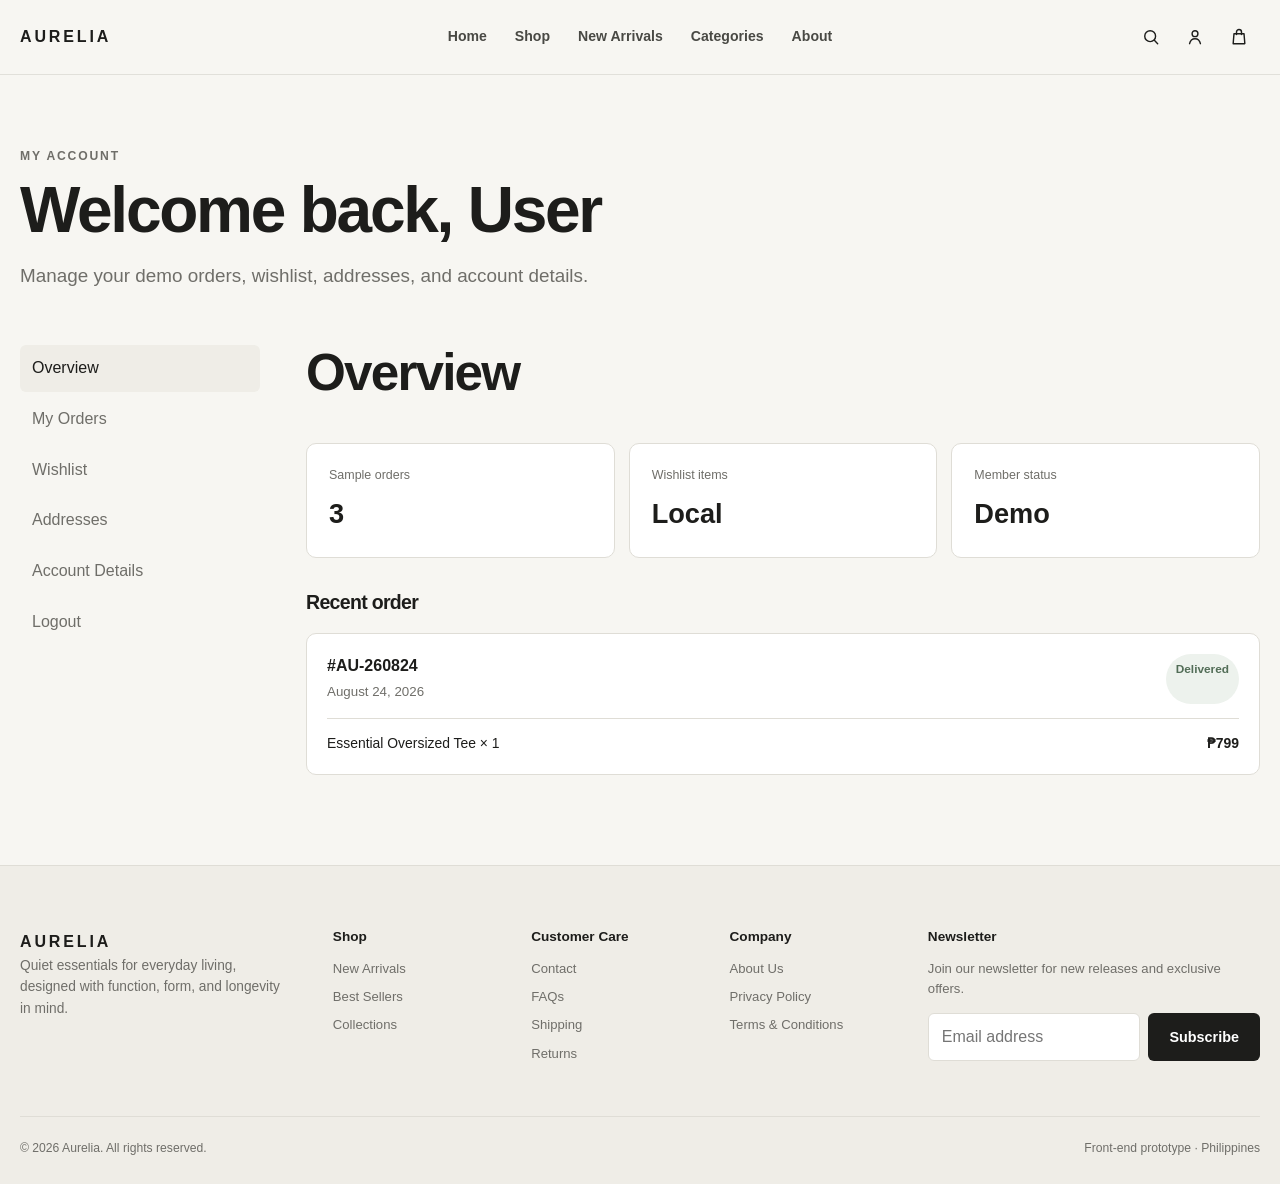
<file: account.html>
<!doctype html>
<html lang="en">
<head>
  <meta charset="utf-8">
  <meta name="viewport" content="width=device-width, initial-scale=1">
  <meta name="description" content="Aurelia customer account dashboard.">
  <title>My Account — Aurelia</title>
  <link rel="stylesheet" href="css/style.css">
  <script src="js/app.js" defer></script>
</head>
<body>
  <div data-site-header></div>
  <main>
    <section class="page-hero"><div class="container"><p class="eyebrow">My account</p><h1>Welcome back, <span data-account-name>User</span></h1><p class="lead">Manage your demo orders, wishlist, addresses, and account details.</p></div></section>

    <section class="container account-layout">
      <nav class="account-nav" data-account-nav aria-label="Account sections">
        <button class="is-active" type="button" data-account-tab="overview">Overview</button>
        <button type="button" data-account-tab="orders">My Orders</button>
        <button type="button" data-account-tab="wishlist">Wishlist</button>
        <button type="button" data-account-tab="addresses">Addresses</button>
        <button type="button" data-account-tab="details">Account Details</button>
        <button type="button" data-demo-logout>Logout</button>
      </nav>

      <div>
        <section class="account-panel is-active" data-account-panel="overview">
          <h2>Overview</h2>
          <div class="dashboard-cards">
            <div class="stat-card"><span>Sample orders</span><strong>3</strong></div>
            <div class="stat-card"><span>Wishlist items</span><strong>Local</strong></div>
            <div class="stat-card"><span>Member status</span><strong>Demo</strong></div>
          </div>
          <h3>Recent order</h3>
          <div class="order-list">
            <article class="order-card"><div class="order-head"><div><strong>#AU-260824</strong><br><small>August 24, 2026</small></div><span class="order-status">Delivered</span></div><div class="order-items-summary"><span>Essential Oversized Tee × 1</span><strong>₱799</strong></div></article>
          </div>
        </section>

        <section class="account-panel" data-account-panel="orders">
          <div class="section-head"><div><p class="eyebrow">History</p><h2>My Orders</h2></div></div>
          <div class="order-list">
            <article class="order-card"><div class="order-head"><div><strong>#AU-260824</strong><br><small>August 24, 2026</small></div><span class="order-status">Delivered</span></div><div class="order-items-summary"><span>Essential Oversized Tee × 1</span><strong>₱799</strong></div></article>
            <article class="order-card"><div class="order-head"><div><strong>#AU-260711</strong><br><small>July 11, 2026</small></div><span class="order-status">Delivered</span></div><div class="order-items-summary"><span>Minimal Leather Tote × 1</span><strong>₱1,899</strong></div></article>
            <article class="order-card"><div class="order-head"><div><strong>#AU-260526</strong><br><small>May 26, 2026</small></div><span class="order-status">Delivered</span></div><div class="order-items-summary"><span>Ceramic Daily Mug × 2</span><strong>₱998</strong></div></article>
          </div>
        </section>

        <section class="account-panel" data-account-panel="wishlist">
          <div class="section-head"><div><p class="eyebrow">Saved</p><h2>Wishlist</h2></div></div>
          <div data-account-wishlist></div>
        </section>

        <section class="account-panel" data-account-panel="addresses">
          <div class="section-head"><div><p class="eyebrow">Delivery</p><h2>Addresses</h2></div></div>
          <div class="address-card"><h3>Default address</h3><p class="muted">No saved address yet. Address persistence can be connected to a backend customer profile later.</p><button class="btn btn-secondary" type="button">Add Address</button></div>
        </section>

        <section class="account-panel" data-account-panel="details">
          <div class="section-head"><div><p class="eyebrow">Profile</p><h2>Account Details</h2></div></div>
          <div class="account-details-card"><div class="form-grid"><div class="form-field"><label>First Name</label><input class="text-input" value="User" data-account-name aria-label="First name"></div><div class="form-field"><label>Email</label><input class="text-input" value="user@example.com" data-account-email aria-label="Email"></div></div><button class="btn btn-primary account-save" type="button">Save Demo Details</button></div>
        </section>
      </div>
    </section>
  </main>
  <script src="js/app.js"></script>
  <div data-site-footer></div>
</body>
</html>
</file>
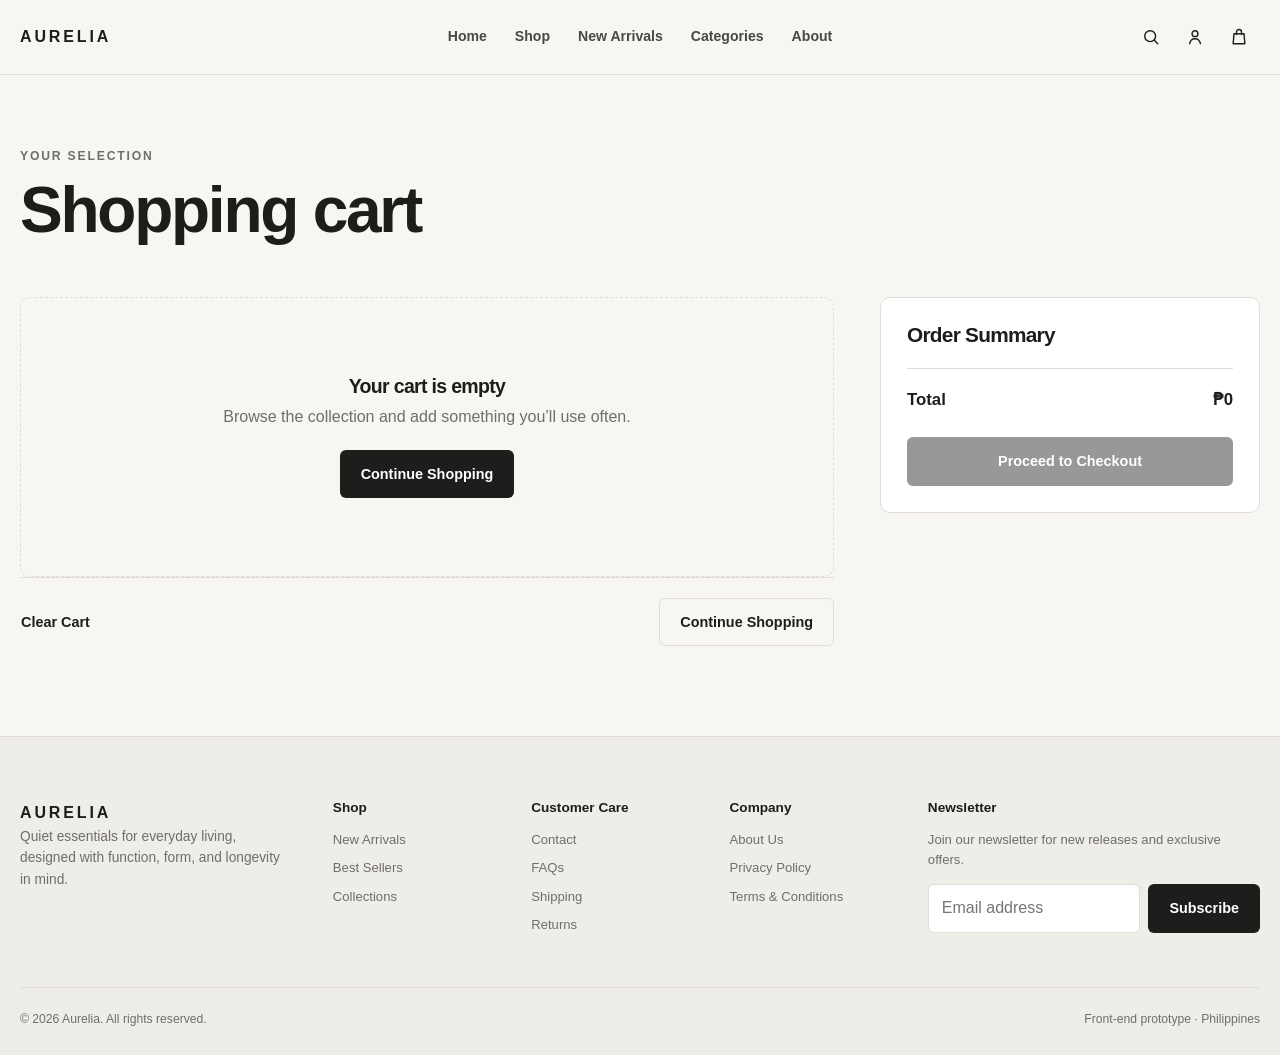
<file: cart.html>
<!doctype html>
<html lang="en">
<head>
  <meta charset="utf-8">
  <meta name="viewport" content="width=device-width, initial-scale=1">
  <meta name="description" content="Your Aurelia shopping cart.">
  <title>Cart — Aurelia</title>
  <link rel="stylesheet" href="css/style.css">
  <script src="js/app.js" defer></script>
</head>
<body>
  <div data-site-header></div>
  <main>
    <section class="page-hero"><div class="container"><p class="eyebrow">Your selection</p><h1>Shopping cart</h1></div></section>
    <section class="container cart-layout">
      <div>
        <div class="cart-list" data-cart-list></div>
        <div class="cart-actions-row" data-cart-actions>
          <button class="btn btn-ghost" type="button" data-clear-cart>Clear Cart</button>
          <a class="btn btn-secondary" href="shop.html">Continue Shopping</a>
        </div>
      </div>
      <aside class="summary-card" data-cart-summary aria-label="Order summary"></aside>
    </section>
  </main>
  <script src="js/app.js"></script>
  <div data-site-footer></div>
</body>
</html>
</file>
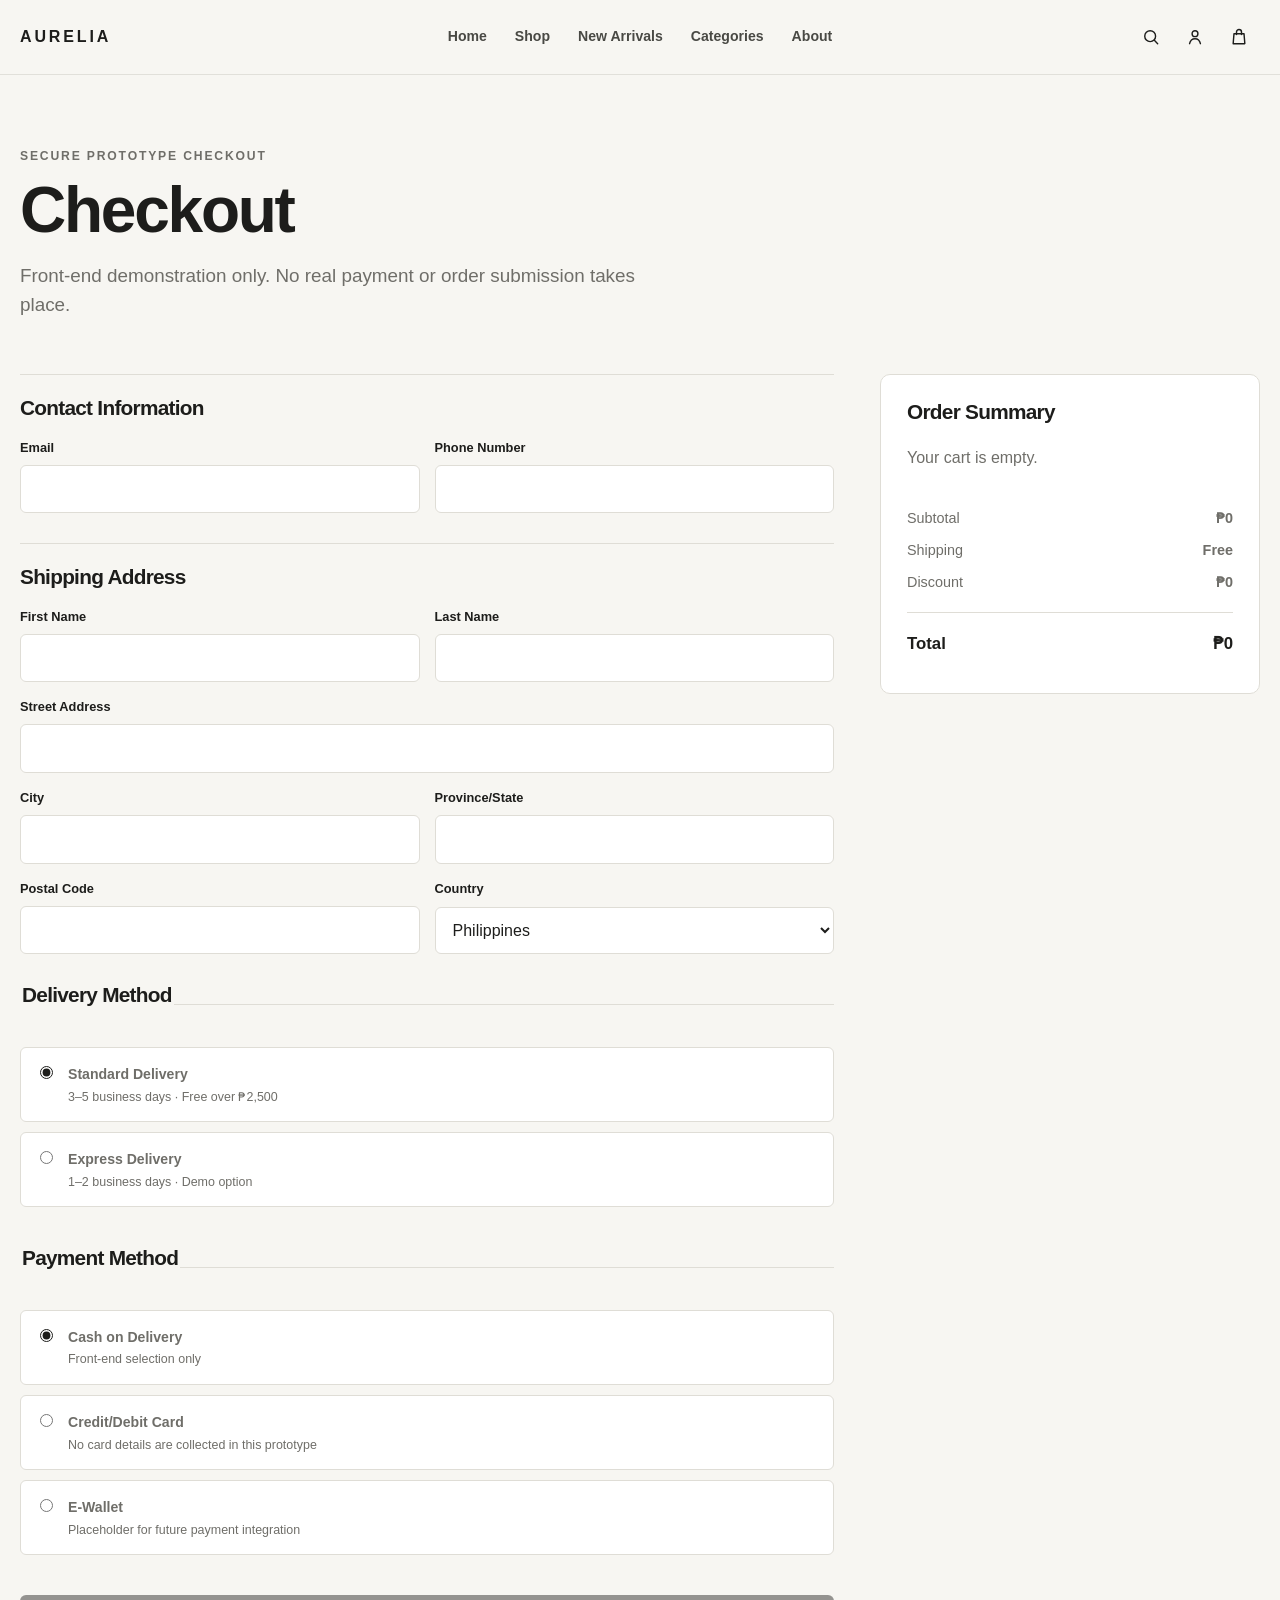
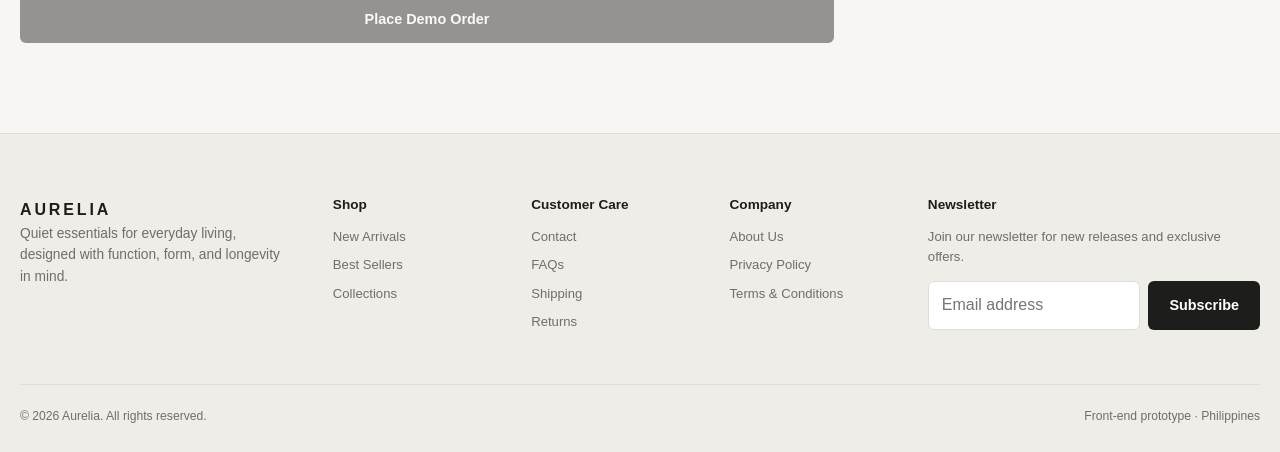
<file: checkout.html>
<!doctype html>
<html lang="en">
<head>
  <meta charset="utf-8">
  <meta name="viewport" content="width=device-width, initial-scale=1">
  <meta name="description" content="Aurelia checkout prototype.">
  <title>Checkout — Aurelia</title>
  <link rel="stylesheet" href="css/style.css">
  <script src="js/app.js" defer></script>
</head>
<body>
  <div data-site-header></div>
  <main>
    <section class="page-hero"><div class="container"><p class="eyebrow">Secure prototype checkout</p><h1>Checkout</h1><p class="lead">Front-end demonstration only. No real payment or order submission takes place.</p></div></section>
    <section class="container checkout-layout">
      <form class="form-stack" data-checkout-form novalidate>
        <div class="form-section">
          <h2>Contact Information</h2>
          <div class="form-grid">
            <div class="form-field"><label for="checkout-email">Email</label><input class="text-input" id="checkout-email" name="email" type="email" autocomplete="email" required><span class="field-error">Enter a valid email.</span></div>
            <div class="form-field"><label for="checkout-phone">Phone Number</label><input class="text-input" id="checkout-phone" name="phone" type="tel" autocomplete="tel" required><span class="field-error">Phone number is required.</span></div>
          </div>
        </div>

        <div class="form-section">
          <h2>Shipping Address</h2>
          <div class="form-grid">
            <div class="form-field"><label for="first-name">First Name</label><input class="text-input" id="first-name" name="firstName" autocomplete="given-name" required><span class="field-error">First name is required.</span></div>
            <div class="form-field"><label for="last-name">Last Name</label><input class="text-input" id="last-name" name="lastName" autocomplete="family-name" required><span class="field-error">Last name is required.</span></div>
            <div class="form-field full"><label for="street">Street Address</label><input class="text-input" id="street" name="street" autocomplete="street-address" required><span class="field-error">Street address is required.</span></div>
            <div class="form-field"><label for="city">City</label><input class="text-input" id="city" name="city" autocomplete="address-level2" required><span class="field-error">City is required.</span></div>
            <div class="form-field"><label for="province">Province/State</label><input class="text-input" id="province" name="province" autocomplete="address-level1" required><span class="field-error">Province/state is required.</span></div>
            <div class="form-field"><label for="postal">Postal Code</label><input class="text-input" id="postal" name="postal" autocomplete="postal-code" required><span class="field-error">Postal code is required.</span></div>
            <div class="form-field"><label for="country">Country</label><select class="select-input" id="country" name="country" autocomplete="country-name" required><option value="Philippines">Philippines</option><option value="Singapore">Singapore</option><option value="Malaysia">Malaysia</option></select><span class="field-error">Country is required.</span></div>
          </div>
        </div>

        <fieldset class="form-section fieldset-section">
          <legend><h2>Delivery Method</h2></legend>
          <div class="choice-list">
            <label class="choice-card"><input type="radio" name="delivery" value="standard" checked><span><strong>Standard Delivery</strong><span>3–5 business days · Free over ₱2,500</span></span></label>
            <label class="choice-card"><input type="radio" name="delivery" value="express"><span><strong>Express Delivery</strong><span>1–2 business days · Demo option</span></span></label>
          </div>
        </fieldset>

        <fieldset class="form-section fieldset-section">
          <legend><h2>Payment Method</h2></legend>
          <div class="choice-list">
            <label class="choice-card"><input type="radio" name="payment" value="cod" checked><span><strong>Cash on Delivery</strong><span>Front-end selection only</span></span></label>
            <label class="choice-card"><input type="radio" name="payment" value="card"><span><strong>Credit/Debit Card</strong><span>No card details are collected in this prototype</span></span></label>
            <label class="choice-card"><input type="radio" name="payment" value="wallet"><span><strong>E-Wallet</strong><span>Placeholder for future payment integration</span></span></label>
          </div>
        </fieldset>

        <button class="btn btn-primary btn-block" type="submit" data-place-order>Place Demo Order</button>
      </form>
      <aside class="summary-card" data-checkout-summary aria-label="Checkout order summary"></aside>
    </section>
  </main>
  <script src="js/app.js"></script>
  <div data-site-footer></div>
</body>
</html>
</file>
<file: css/style.css>
:root {
  --bg: #f7f6f2;
  --surface: #ffffff;
  --surface-2: #efede7;
  --text: #1d1d1b;
  --muted: #6f6e69;
  --line: #dfddd6;
  --accent: #6f7056;
  --accent-dark: #555640;
  --danger: #9b4d45;
  --success: #526d57;
  --radius-sm: 6px;
  --radius: 10px;
  --radius-lg: 16px;
  --shadow: 0 14px 40px rgba(29, 29, 27, 0.07);
  --container: 1240px;
  --transition: 0.28s ease;
}

* {
  box-sizing: border-box;
}

html {
  scroll-behavior: smooth;
}

body {
  margin: 0;
  background: var(--bg);
  color: var(--text);
  font-family: Inter, ui-sans-serif, -apple-system, BlinkMacSystemFont, "Segoe UI", sans-serif;
  line-height: 1.55;
  overflow-x: hidden;
}

body.menu-open,
body.modal-open {
  overflow: hidden;
}

img {
  display: block;
  width: 100%;
}

a {
  color: inherit;
  text-decoration: none;
}

button,
input,
select,
textarea {
  font: inherit;
}

button,
a,
input,
select,
textarea {
  outline: none;
}

:focus-visible {
  outline: 2px solid var(--text);
  outline-offset: 3px;
}

button {
  color: inherit;
}

.container {
  width: min(calc(100% - 40px), var(--container));
  margin-inline: auto;
}

.section {
  padding: 88px 0;
}

.section-sm {
  padding: 56px 0;
}

.section-head {
  display: flex;
  align-items: end;
  justify-content: space-between;
  gap: 24px;
  margin-bottom: 34px;
}

.eyebrow {
  margin: 0 0 10px;
  color: var(--muted);
  font-size: 0.76rem;
  font-weight: 700;
  letter-spacing: 0.15em;
  text-transform: uppercase;
}

h1,
h2,
h3,
p {
  margin-top: 0;
}

h1,
h2,
h3 {
  letter-spacing: -0.035em;
  line-height: 1.08;
}

h1 {
  font-size: clamp(2.8rem, 6vw, 6.6rem);
  font-weight: 560;
}

h2 {
  font-size: clamp(2rem, 4vw, 3.7rem);
  font-weight: 560;
}

h3 {
  font-size: 1.22rem;
  font-weight: 620;
}

.lead {
  max-width: 660px;
  color: var(--muted);
  font-size: clamp(1rem, 1.6vw, 1.18rem);
}

.muted {
  color: var(--muted);
}

.text-link {
  display: inline-flex;
  align-items: center;
  gap: 8px;
  border-bottom: 1px solid currentColor;
  padding-bottom: 2px;
  font-size: 0.9rem;
  font-weight: 620;
}

.btn {
  display: inline-flex;
  min-height: 46px;
  align-items: center;
  justify-content: center;
  gap: 9px;
  border: 1px solid transparent;
  border-radius: var(--radius-sm);
  padding: 12px 20px;
  cursor: pointer;
  font-size: 0.9rem;
  font-weight: 650;
  transition: transform var(--transition), background var(--transition), color var(--transition), border-color var(--transition), opacity var(--transition);
}

.btn:hover {
  transform: translateY(-1px);
}

.btn:active {
  transform: translateY(0);
}

.btn-primary {
  background: var(--text);
  color: #fff;
}

.btn-primary:hover {
  background: #33332f;
}

.btn-accent {
  background: var(--accent);
  color: #fff;
}

.btn-accent:hover {
  background: var(--accent-dark);
}

.btn-secondary {
  border-color: var(--line);
  background: transparent;
}

.btn-secondary:hover {
  border-color: #bdbab0;
  background: rgba(255, 255, 255, 0.6);
}

.btn-ghost {
  border-color: transparent;
  background: transparent;
  padding-inline: 0;
}

.btn-block {
  width: 100%;
}

.btn[disabled],
.btn.is-disabled {
  cursor: not-allowed;
  opacity: 0.45;
  transform: none;
}

.icon-btn {
  position: relative;
  display: inline-grid;
  width: 42px;
  height: 42px;
  place-items: center;
  border: 0;
  border-radius: 50%;
  background: transparent;
  cursor: pointer;
  transition: background var(--transition), transform var(--transition);
}

.icon-btn:hover {
  background: var(--surface-2);
}

.icon-btn svg {
  width: 20px;
  height: 20px;
  fill: none;
  stroke: currentColor;
  stroke-linecap: round;
  stroke-linejoin: round;
  stroke-width: 1.7;
}

.badge-count {
  position: absolute;
  top: 2px;
  right: 0;
  min-width: 18px;
  height: 18px;
  border-radius: 99px;
  padding-inline: 5px;
  background: var(--text);
  color: #fff;
  font-size: 0.67rem;
  font-weight: 700;
  line-height: 18px;
  text-align: center;
}

.site-header {
  position: sticky;
  top: 0;
  z-index: 50;
  border-bottom: 1px solid rgba(223, 221, 214, 0.88);
  background: rgba(247, 246, 242, 0.92);
  backdrop-filter: blur(16px);
}

.navbar {
  display: grid;
  min-height: 74px;
  grid-template-columns: 1fr auto 1fr;
  align-items: center;
  gap: 20px;
}

.brand {
  justify-self: start;
  font-size: 1rem;
  font-weight: 800;
  letter-spacing: 0.18em;
}

.nav-links {
  display: flex;
  align-items: center;
  gap: 28px;
}

.nav-links a {
  position: relative;
  color: #494944;
  font-size: 0.88rem;
  font-weight: 560;
}

.nav-links a::after {
  position: absolute;
  right: 0;
  bottom: -8px;
  left: 0;
  height: 1px;
  background: var(--text);
  content: "";
  opacity: 0;
  transform: scaleX(0.4);
  transition: opacity var(--transition), transform var(--transition);
}

.nav-links a:hover::after,
.nav-links a[aria-current="page"]::after {
  opacity: 1;
  transform: scaleX(1);
}

.nav-actions {
  display: flex;
  justify-self: end;
  align-items: center;
  gap: 2px;
}

.menu-toggle {
  display: none;
}

.mobile-panel {
  display: none;
}

.search-overlay {
  position: fixed;
  z-index: 90;
  inset: 0;
  display: none;
  background: rgba(29, 29, 27, 0.26);
}

.search-overlay.is-open {
  display: block;
}

.search-panel {
  border-bottom: 1px solid var(--line);
  background: var(--surface);
  padding: 26px 0 34px;
  box-shadow: var(--shadow);
}

.search-panel-row {
  display: grid;
  grid-template-columns: 1fr auto;
  align-items: center;
  gap: 12px;
}

.search-panel input {
  width: 100%;
  border: 0;
  border-bottom: 1px solid var(--line);
  background: transparent;
  padding: 13px 4px;
  color: var(--text);
  font-size: clamp(1.35rem, 2vw, 2rem);
}

.search-panel input:focus {
  border-color: var(--text);
}

.hero {
  padding: 28px 0 84px;
}

.hero-grid {
  display: grid;
  min-height: 680px;
  grid-template-columns: minmax(0, 0.9fr) minmax(460px, 1.1fr);
  gap: 42px;
  align-items: stretch;
}

.hero-copy {
  display: flex;
  flex-direction: column;
  justify-content: center;
  padding: 64px 0;
}

.hero-copy h1 {
  max-width: 760px;
  margin-bottom: 24px;
}

.hero-copy .lead {
  max-width: 560px;
  margin-bottom: 34px;
}

.hero-actions {
  display: flex;
  flex-wrap: wrap;
  gap: 12px;
}

.hero-visual {
  position: relative;
  overflow: hidden;
  min-height: 620px;
  border-radius: var(--radius-lg);
  background: #ddd9cf;
}

.hero-visual img {
  width: 100%;
  height: 100%;
  object-fit: cover;
  transition: transform 0.7s ease;
}

.hero-visual:hover img {
  transform: scale(1.015);
}

.hero-note {
  position: absolute;
  right: 22px;
  bottom: 22px;
  max-width: 235px;
  border-radius: var(--radius);
  background: rgba(255, 255, 255, 0.9);
  padding: 16px 18px;
  backdrop-filter: blur(12px);
  font-size: 0.82rem;
}

.category-grid {
  display: grid;
  grid-template-columns: repeat(4, 1fr);
  gap: 18px;
}

.category-card {
  position: relative;
  overflow: hidden;
  min-height: 420px;
  border-radius: var(--radius);
  background: var(--surface-2);
}

.category-card img {
  height: 100%;
  object-fit: cover;
  transition: transform 0.55s ease;
}

.category-card:hover img {
  transform: scale(1.025);
}

.category-card::after {
  position: absolute;
  inset: 45% 0 0;
  background: linear-gradient(to bottom, transparent, rgba(20, 20, 18, 0.58));
  content: "";
}

.category-card-content {
  position: absolute;
  z-index: 2;
  right: 20px;
  bottom: 20px;
  left: 20px;
  display: flex;
  align-items: end;
  justify-content: space-between;
  gap: 14px;
  color: #fff;
}

.category-card h3 {
  margin: 0;
  color: #fff;
  font-size: 1.4rem;
}

.category-card span {
  font-size: 0.82rem;
  font-weight: 650;
}

.product-grid {
  display: grid;
  grid-template-columns: repeat(4, minmax(0, 1fr));
  gap: 30px 18px;
}

.product-card {
  min-width: 0;
}

.product-media {
  position: relative;
  overflow: hidden;
  aspect-ratio: 4 / 5;
  border-radius: var(--radius);
  background: var(--surface-2);
}

.product-media > a {
  display: block;
  width: 100%;
  height: 100%;
}

.product-media img {
  width: 100%;
  height: 100%;
  object-fit: cover;
  transition: transform 0.48s ease, opacity 0.3s ease;
}

.product-card:hover .product-media img {
  transform: scale(1.02);
}

.product-badge {
  position: absolute;
  top: 12px;
  left: 12px;
  border-radius: 99px;
  background: rgba(255, 255, 255, 0.92);
  padding: 6px 9px;
  font-size: 0.69rem;
  font-weight: 750;
  letter-spacing: 0.04em;
  text-transform: uppercase;
}

.wishlist-btn {
  position: absolute;
  top: 10px;
  right: 10px;
  display: grid;
  width: 38px;
  height: 38px;
  place-items: center;
  border: 0;
  border-radius: 50%;
  background: rgba(255, 255, 255, 0.92);
  cursor: pointer;
  transition: transform var(--transition), background var(--transition);
}

.wishlist-btn:hover {
  transform: scale(1.04);
}

.wishlist-btn svg {
  width: 18px;
  height: 18px;
  fill: transparent;
  stroke: currentColor;
  stroke-width: 1.8;
}

.wishlist-btn.is-active svg {
  fill: var(--text);
}

.quick-add {
  position: absolute;
  right: 12px;
  bottom: 12px;
  left: 12px;
  opacity: 0;
  transform: translateY(8px);
  transition: opacity var(--transition), transform var(--transition);
}

.product-card:hover .quick-add,
.quick-add:focus-visible {
  opacity: 1;
  transform: translateY(0);
}

.product-info {
  padding-top: 13px;
}

.product-meta {
  display: flex;
  align-items: flex-start;
  justify-content: space-between;
  gap: 12px;
}

.product-name {
  margin-bottom: 5px;
  font-size: 0.96rem;
  font-weight: 630;
  letter-spacing: -0.012em;
}

.product-category {
  margin: 0;
  color: var(--muted);
  font-size: 0.78rem;
}

.product-price {
  flex-shrink: 0;
  font-size: 0.91rem;
  font-weight: 680;
}

.product-old-price {
  margin-left: 6px;
  color: #9a9890;
  font-size: 0.78rem;
  font-weight: 500;
  text-decoration: line-through;
}

.promo {
  position: relative;
  overflow: hidden;
  min-height: 520px;
  border-radius: var(--radius-lg);
  background: #d8d5cc;
}

.promo img {
  position: absolute;
  inset: 0;
  width: 100%;
  height: 100%;
  object-fit: cover;
}

.promo::after {
  position: absolute;
  inset: 0;
  background: rgba(22, 22, 19, 0.26);
  content: "";
}

.promo-copy {
  position: relative;
  z-index: 2;
  display: flex;
  min-height: 520px;
  max-width: 660px;
  flex-direction: column;
  align-items: flex-start;
  justify-content: end;
  padding: 54px;
  color: #fff;
}

.promo-copy h2 {
  margin-bottom: 18px;
}

.promo-copy p {
  max-width: 520px;
  color: rgba(255, 255, 255, 0.84);
}

.promo-copy .btn-secondary {
  border-color: rgba(255, 255, 255, 0.62);
  color: #fff;
}

.about-strip {
  display: grid;
  grid-template-columns: 0.85fr 1.15fr;
  gap: 70px;
  align-items: start;
}

.about-strip h2 {
  max-width: 560px;
}

.about-strip p {
  max-width: 680px;
  color: var(--muted);
  font-size: 1.03rem;
}

.page-hero {
  padding: 72px 0 36px;
}

.page-hero h1 {
  margin-bottom: 16px;
  font-size: clamp(2.55rem, 5vw, 4.7rem);
}

.shop-layout {
  display: grid;
  grid-template-columns: 250px minmax(0, 1fr);
  gap: 38px;
  padding-bottom: 88px;
}

.filters {
  align-self: start;
}

.filter-block {
  border-top: 1px solid var(--line);
  padding: 22px 0;
}

.filter-title {
  margin-bottom: 14px;
  font-size: 0.8rem;
  font-weight: 760;
  letter-spacing: 0.09em;
  text-transform: uppercase;
}

.filter-options {
  display: grid;
  gap: 7px;
}

.filter-chip {
  display: flex;
  width: 100%;
  align-items: center;
  justify-content: space-between;
  border: 0;
  background: transparent;
  padding: 7px 0;
  color: var(--muted);
  cursor: pointer;
  text-align: left;
}

.filter-chip:hover,
.filter-chip.is-active {
  color: var(--text);
}

.shop-main {
  min-width: 0;
}

.shop-toolbar {
  display: grid;
  grid-template-columns: minmax(240px, 1fr) auto auto;
  gap: 12px;
  align-items: center;
  margin-bottom: 28px;
}

.search-input,
.select-input,
.text-input,
.textarea-input {
  width: 100%;
  min-height: 46px;
  border: 1px solid var(--line);
  border-radius: var(--radius-sm);
  background: var(--surface);
  padding: 11px 13px;
  color: var(--text);
  transition: border-color var(--transition), box-shadow var(--transition);
}

.search-input:focus,
.select-input:focus,
.text-input:focus,
.textarea-input:focus {
  border-color: #a6a398;
  box-shadow: 0 0 0 3px rgba(111, 112, 86, 0.09);
}

.select-input {
  cursor: pointer;
}

.price-range-wrap {
  display: grid;
  gap: 10px;
}

.range-label {
  display: flex;
  justify-content: space-between;
  color: var(--muted);
  font-size: 0.82rem;
}

input[type="range"] {
  width: 100%;
  accent-color: var(--text);
}

.result-count {
  color: var(--muted);
  font-size: 0.82rem;
  white-space: nowrap;
}

.empty-state {
  grid-column: 1 / -1;
  display: grid;
  min-height: 280px;
  place-items: center;
  border: 1px dashed var(--line);
  border-radius: var(--radius);
  padding: 36px;
  text-align: center;
}

.empty-state-inner {
  max-width: 420px;
}

.empty-state h3 {
  margin-bottom: 8px;
}

.empty-state p {
  margin-bottom: 20px;
  color: var(--muted);
}

.product-detail-grid {
  display: grid;
  grid-template-columns: minmax(0, 1.08fr) minmax(380px, 0.92fr);
  gap: 54px;
  padding: 54px 0 70px;
}

.product-gallery {
  display: grid;
  grid-template-columns: 88px minmax(0, 1fr);
  gap: 14px;
  align-items: start;
}

.gallery-thumbs {
  display: grid;
  gap: 10px;
}

.thumb-btn {
  overflow: hidden;
  aspect-ratio: 1 / 1.2;
  border: 1px solid transparent;
  border-radius: var(--radius-sm);
  background: var(--surface-2);
  padding: 0;
  cursor: pointer;
}

.thumb-btn.is-active {
  border-color: var(--text);
}

.thumb-btn img,
.main-product-image img {
  width: 100%;
  height: 100%;
  object-fit: cover;
}

.main-product-image {
  overflow: hidden;
  aspect-ratio: 4 / 5;
  border-radius: var(--radius);
  background: var(--surface-2);
}

.product-summary {
  position: sticky;
  top: 104px;
  align-self: start;
}

.product-summary .eyebrow {
  margin-bottom: 8px;
}

.product-summary h1 {
  margin-bottom: 14px;
  font-size: clamp(2.1rem, 4vw, 3.5rem);
}

.rating-line {
  display: flex;
  align-items: center;
  gap: 10px;
  margin-bottom: 20px;
  color: var(--muted);
  font-size: 0.86rem;
}

.rating-stars {
  color: var(--text);
  letter-spacing: 0.08em;
}

.detail-price {
  margin-bottom: 22px;
  font-size: 1.45rem;
  font-weight: 700;
}

.detail-description {
  color: var(--muted);
}

.option-group {
  margin-top: 26px;
}

.option-label {
  display: flex;
  align-items: center;
  justify-content: space-between;
  margin-bottom: 10px;
  font-size: 0.82rem;
  font-weight: 700;
}

.option-list {
  display: flex;
  flex-wrap: wrap;
  gap: 9px;
}

.option-button {
  min-width: 44px;
  min-height: 42px;
  border: 1px solid var(--line);
  border-radius: var(--radius-sm);
  background: var(--surface);
  padding: 9px 12px;
  cursor: pointer;
  transition: border-color var(--transition), background var(--transition);
}

.option-button:hover,
.option-button.is-active {
  border-color: var(--text);
  background: var(--text);
  color: #fff;
}

.color-dot {
  display: inline-block;
  width: 14px;
  height: 14px;
  border: 1px solid rgba(29, 29, 27, 0.2);
  border-radius: 50%;
  vertical-align: -2px;
  margin-right: 7px;
}

.quantity-row {
  display: flex;
  width: max-content;
  align-items: center;
  border: 1px solid var(--line);
  border-radius: var(--radius-sm);
  background: var(--surface);
}

.qty-btn {
  display: grid;
  width: 42px;
  height: 42px;
  place-items: center;
  border: 0;
  background: transparent;
  cursor: pointer;
}

.qty-value {
  min-width: 40px;
  text-align: center;
}

.product-cta-grid {
  display: grid;
  grid-template-columns: 1fr auto;
  gap: 10px;
  margin-top: 28px;
}

.product-cta-grid .buy-now {
  grid-column: 1 / -1;
}

.detail-accordions {
  margin-top: 30px;
  border-top: 1px solid var(--line);
}

.accordion-item {
  border-bottom: 1px solid var(--line);
}

.accordion-button {
  display: flex;
  width: 100%;
  align-items: center;
  justify-content: space-between;
  border: 0;
  background: transparent;
  padding: 18px 0;
  cursor: pointer;
  font-weight: 650;
  text-align: left;
}

.accordion-content {
  display: none;
  padding: 0 0 18px;
  color: var(--muted);
  font-size: 0.92rem;
}

.accordion-item.is-open .accordion-content {
  display: block;
}

.cart-layout,
.checkout-layout {
  display: grid;
  grid-template-columns: minmax(0, 1fr) 380px;
  gap: 46px;
  padding-bottom: 90px;
}

.cart-list {
  display: grid;
}

.cart-item {
  display: grid;
  grid-template-columns: 122px minmax(0, 1fr) auto;
  gap: 20px;
  align-items: center;
  border-top: 1px solid var(--line);
  padding: 22px 0;
}

.cart-item-image {
  overflow: hidden;
  aspect-ratio: 4 / 5;
  border-radius: var(--radius-sm);
  background: var(--surface-2);
}

.cart-item-image img {
  height: 100%;
  object-fit: cover;
}

.cart-item h3 {
  margin-bottom: 6px;
  font-size: 1rem;
}

.cart-item-meta {
  margin-bottom: 13px;
  color: var(--muted);
  font-size: 0.8rem;
}

.cart-item-actions {
  display: flex;
  align-items: center;
  gap: 14px;
}

.remove-link {
  border: 0;
  background: transparent;
  padding: 0;
  color: var(--muted);
  cursor: pointer;
  font-size: 0.8rem;
  text-decoration: underline;
  text-underline-offset: 3px;
}

.item-total {
  align-self: center;
  font-weight: 700;
}

.summary-card {
  position: sticky;
  top: 104px;
  align-self: start;
  border: 1px solid var(--line);
  border-radius: var(--radius);
  background: var(--surface);
  padding: 26px;
}

.summary-card h2 {
  margin-bottom: 22px;
  font-size: 1.3rem;
}

.summary-row {
  display: flex;
  align-items: center;
  justify-content: space-between;
  gap: 20px;
  margin: 10px 0;
  color: var(--muted);
  font-size: 0.9rem;
}

.summary-row.total {
  border-top: 1px solid var(--line);
  margin-top: 18px;
  padding-top: 18px;
  color: var(--text);
  font-size: 1.05rem;
  font-weight: 760;
}

.summary-card .btn {
  margin-top: 14px;
}

.summary-note {
  margin: 14px 0 0;
  color: var(--muted);
  font-size: 0.75rem;
  text-align: center;
}

.cart-actions-row {
  display: flex;
  align-items: center;
  justify-content: space-between;
  gap: 14px;
  border-top: 1px solid var(--line);
  padding-top: 20px;
}

.form-stack {
  display: grid;
  gap: 30px;
}

.form-section {
  border-top: 1px solid var(--line);
  padding-top: 22px;
}

.form-section h2 {
  margin-bottom: 18px;
  font-size: 1.3rem;
}

.form-grid {
  display: grid;
  grid-template-columns: repeat(2, minmax(0, 1fr));
  gap: 15px;
}

.form-field {
  display: grid;
  gap: 7px;
}

.form-field.full {
  grid-column: 1 / -1;
}

.form-field label,
fieldset legend {
  font-size: 0.8rem;
  font-weight: 650;
}

.field-error {
  display: none;
  color: var(--danger);
  font-size: 0.75rem;
}

.form-field.has-error .field-error {
  display: block;
}

.form-field.has-error .text-input,
.form-field.has-error .select-input {
  border-color: var(--danger);
}

.fieldset-section {
  border-right: 0;
  border-bottom: 0;
  border-left: 0;
  padding-inline: 0;
  margin: 0;
}

.account-save {
  margin-top: 18px;
}

.choice-list {
  display: grid;
  gap: 10px;
}

.choice-card {
  display: flex;
  align-items: flex-start;
  gap: 12px;
  border: 1px solid var(--line);
  border-radius: var(--radius-sm);
  background: var(--surface);
  padding: 14px;
  cursor: pointer;
}

.choice-card input {
  margin-top: 4px;
  accent-color: var(--text);
}

.choice-card strong {
  display: block;
  font-size: 0.88rem;
}

.choice-card span {
  display: block;
  margin-top: 2px;
  color: var(--muted);
  font-size: 0.78rem;
}

.checkout-items {
  display: grid;
  gap: 14px;
  margin-bottom: 20px;
}

.checkout-item {
  display: grid;
  grid-template-columns: 58px 1fr auto;
  gap: 10px;
  align-items: center;
}

.checkout-thumb {
  position: relative;
  overflow: hidden;
  aspect-ratio: 1 / 1;
  border-radius: var(--radius-sm);
  background: var(--surface-2);
}

.checkout-thumb img {
  height: 100%;
  object-fit: cover;
}

.checkout-qty {
  position: absolute;
  top: -5px;
  right: -5px;
  min-width: 20px;
  height: 20px;
  border-radius: 50%;
  background: var(--text);
  color: #fff;
  font-size: 0.68rem;
  line-height: 20px;
  text-align: center;
}

.checkout-item-name {
  font-size: 0.82rem;
  font-weight: 650;
}

.checkout-item-price {
  font-size: 0.8rem;
  font-weight: 650;
}

.auth-page {
  display: grid;
  min-height: calc(100vh - 74px);
  grid-template-columns: 1fr 1fr;
}

.auth-visual {
  min-height: 720px;
  background: var(--surface-2);
}

.auth-visual img {
  width: 100%;
  height: 100%;
  object-fit: cover;
}

.auth-panel {
  display: grid;
  place-items: center;
  padding: 70px 34px;
}

.auth-card {
  width: min(100%, 440px);
}

.auth-card h1 {
  margin-bottom: 12px;
  font-size: clamp(2.2rem, 4vw, 3.2rem);
}

.auth-card .lead {
  margin-bottom: 30px;
  font-size: 0.98rem;
}

.auth-form {
  display: grid;
  gap: 15px;
}

.inline-row {
  display: flex;
  align-items: center;
  justify-content: space-between;
  gap: 16px;
  color: var(--muted);
  font-size: 0.82rem;
}

.checkbox-label {
  display: inline-flex;
  align-items: center;
  gap: 8px;
}

.checkbox-label input {
  accent-color: var(--text);
}

.auth-switch {
  margin-top: 22px;
  color: var(--muted);
  font-size: 0.88rem;
}

.auth-switch a {
  color: var(--text);
  font-weight: 650;
}

.form-message {
  display: none;
  border-radius: var(--radius-sm);
  padding: 12px 14px;
  font-size: 0.82rem;
}

.form-message.is-visible {
  display: block;
}

.form-message.success {
  background: #edf2ed;
  color: var(--success);
}

.form-message.error {
  background: #f6ecea;
  color: var(--danger);
}

.account-layout {
  display: grid;
  grid-template-columns: 240px minmax(0, 1fr);
  gap: 46px;
  padding-bottom: 90px;
}

.account-nav {
  display: grid;
  align-content: start;
  gap: 4px;
}

.account-nav button {
  display: flex;
  width: 100%;
  align-items: center;
  border: 0;
  border-radius: var(--radius-sm);
  background: transparent;
  padding: 11px 12px;
  color: var(--muted);
  cursor: pointer;
  text-align: left;
}

.account-nav button:hover,
.account-nav button.is-active {
  background: var(--surface-2);
  color: var(--text);
}

.account-panel {
  display: none;
}

.account-panel.is-active {
  display: block;
}

.dashboard-cards {
  display: grid;
  grid-template-columns: repeat(3, 1fr);
  gap: 14px;
  margin: 24px 0 34px;
}

.stat-card {
  border: 1px solid var(--line);
  border-radius: var(--radius);
  background: var(--surface);
  padding: 22px;
}

.stat-card span {
  display: block;
  color: var(--muted);
  font-size: 0.78rem;
}

.stat-card strong {
  display: block;
  margin-top: 8px;
  font-size: 1.7rem;
}

.order-list {
  display: grid;
  gap: 12px;
}

.order-card {
  border: 1px solid var(--line);
  border-radius: var(--radius);
  background: var(--surface);
  padding: 20px;
}

.order-head {
  display: flex;
  justify-content: space-between;
  gap: 18px;
  border-bottom: 1px solid var(--line);
  padding-bottom: 14px;
}

.order-head small {
  color: var(--muted);
}

.order-status {
  border-radius: 99px;
  background: #edf2ed;
  padding: 6px 10px;
  color: var(--success);
  font-size: 0.74rem;
  font-weight: 700;
}

.order-items-summary {
  display: flex;
  justify-content: space-between;
  gap: 20px;
  padding-top: 14px;
  font-size: 0.87rem;
}

.address-card,
.account-details-card {
  max-width: 680px;
  border: 1px solid var(--line);
  border-radius: var(--radius);
  background: var(--surface);
  padding: 22px;
}

.site-footer {
  border-top: 1px solid var(--line);
  background: #efede7;
  padding: 64px 0 26px;
}

.footer-grid {
  display: grid;
  grid-template-columns: 1.2fr repeat(3, 0.7fr) 1.45fr;
  gap: 38px;
}

.footer-brand p {
  max-width: 260px;
  color: var(--muted);
  font-size: 0.86rem;
}

.footer-col h3 {
  margin-bottom: 14px;
  font-size: 0.85rem;
  letter-spacing: 0;
}

.footer-col a {
  display: block;
  margin: 8px 0;
  color: var(--muted);
  font-size: 0.82rem;
}

.footer-col a:hover {
  color: var(--text);
}

.newsletter p {
  color: var(--muted);
  font-size: 0.82rem;
}

.newsletter-form {
  display: grid;
  grid-template-columns: minmax(0, 1fr) auto;
  gap: 8px;
}

.footer-bottom {
  display: flex;
  align-items: center;
  justify-content: space-between;
  gap: 20px;
  border-top: 1px solid var(--line);
  margin-top: 44px;
  padding-top: 22px;
  color: var(--muted);
  font-size: 0.76rem;
}

.toast-stack {
  position: fixed;
  z-index: 120;
  right: 20px;
  bottom: 20px;
  display: grid;
  max-width: min(360px, calc(100vw - 40px));
  gap: 10px;
}

.toast {
  border: 1px solid var(--line);
  border-radius: var(--radius);
  background: var(--surface);
  padding: 13px 15px;
  box-shadow: var(--shadow);
  font-size: 0.84rem;
  animation: toastIn 0.25s ease both;
}

@keyframes toastIn {
  from {
    opacity: 0;
    transform: translateY(8px);
  }
  to {
    opacity: 1;
    transform: translateY(0);
  }
}

@media (max-width: 1060px) {
  .navbar {
    grid-template-columns: 1fr auto;
  }

  .nav-links {
    display: none;
  }

  .menu-toggle {
    display: inline-grid;
  }

  .mobile-panel {
    position: fixed;
    z-index: 80;
    top: 74px;
    right: 0;
    bottom: 0;
    display: block;
    width: min(390px, 88vw);
    border-left: 1px solid var(--line);
    background: var(--surface);
    padding: 28px;
    transform: translateX(105%);
    transition: transform 0.32s ease;
  }

  .mobile-panel.is-open {
    transform: translateX(0);
    box-shadow: -20px 0 45px rgba(29, 29, 27, 0.08);
  }

  .mobile-panel nav {
    display: grid;
    gap: 4px;
  }

  .mobile-panel nav a {
    border-bottom: 1px solid var(--line);
    padding: 14px 0;
    font-size: 1.08rem;
  }

  .hero-grid {
    min-height: auto;
    grid-template-columns: 1fr 1fr;
  }

  .hero-visual {
    min-height: 560px;
  }

  .category-grid,
  .product-grid {
    grid-template-columns: repeat(2, minmax(0, 1fr));
  }

  .category-card {
    min-height: 500px;
  }

  .footer-grid {
    grid-template-columns: 1.4fr repeat(2, 1fr);
  }

  .newsletter {
    grid-column: span 2;
  }

  .shop-layout {
    grid-template-columns: 210px minmax(0, 1fr);
    gap: 26px;
  }

  .cart-layout,
  .checkout-layout {
    grid-template-columns: minmax(0, 1fr) 330px;
    gap: 28px;
  }
}

@media (max-width: 820px) {
  .section {
    padding: 68px 0;
  }

  .hero {
    padding-top: 14px;
  }

  .hero-grid {
    grid-template-columns: 1fr;
    gap: 20px;
  }

  .hero-copy {
    padding: 48px 0 18px;
  }

  .hero-visual {
    min-height: 600px;
  }

  .about-strip,
  .product-detail-grid,
  .cart-layout,
  .checkout-layout,
  .account-layout {
    grid-template-columns: 1fr;
  }

  .product-summary,
  .summary-card {
    position: static;
  }

  .shop-layout {
    grid-template-columns: 1fr;
  }

  .filters {
    display: grid;
    grid-template-columns: repeat(2, minmax(0, 1fr));
    gap: 0 20px;
  }

  .shop-toolbar {
    grid-template-columns: 1fr 1fr;
  }

  .shop-toolbar .result-count {
    grid-column: 1 / -1;
    grid-row: 2;
  }

  .auth-page {
    grid-template-columns: 1fr;
  }

  .auth-visual {
    display: none;
  }

  .auth-panel {
    min-height: calc(100vh - 74px);
  }

  .account-nav {
    display: flex;
    overflow-x: auto;
    padding-bottom: 6px;
  }

  .account-nav button {
    width: auto;
    white-space: nowrap;
  }

  .dashboard-cards {
    grid-template-columns: repeat(3, 1fr);
  }
}

@media (max-width: 620px) {
  .container {
    width: min(calc(100% - 28px), var(--container));
  }

  .navbar {
    min-height: 66px;
  }

  .site-header + .mobile-panel,
  .mobile-panel {
    top: 66px;
  }

  .nav-actions .account-link {
    display: none;
  }

  .section-head {
    align-items: flex-start;
    flex-direction: column;
  }

  .hero-grid {
    gap: 12px;
  }

  .hero-copy h1 {
    font-size: clamp(2.65rem, 15vw, 4.6rem);
  }

  .hero-actions {
    display: grid;
    grid-template-columns: 1fr 1fr;
  }

  .hero-visual {
    min-height: 470px;
  }

  .hero-note {
    right: 14px;
    bottom: 14px;
    left: 14px;
    max-width: none;
  }

  .category-grid {
    grid-template-columns: 1fr;
  }

  .category-card {
    min-height: 440px;
  }

  .product-grid {
    grid-template-columns: repeat(2, minmax(0, 1fr));
    gap: 26px 10px;
  }

  .product-info {
    padding-top: 10px;
  }

  .product-meta {
    display: block;
  }

  .product-price {
    display: block;
    margin-top: 7px;
  }

  .quick-add {
    opacity: 1;
    transform: none;
  }

  .quick-add .btn {
    min-height: 40px;
    padding: 8px 10px;
    font-size: 0.76rem;
  }

  .promo,
  .promo-copy {
    min-height: 460px;
  }

  .promo-copy {
    padding: 30px 24px;
  }

  .filters {
    grid-template-columns: 1fr;
  }

  .shop-toolbar {
    grid-template-columns: 1fr;
  }

  .shop-toolbar .result-count {
    grid-row: auto;
  }

  .product-gallery {
    grid-template-columns: 1fr;
  }

  .gallery-thumbs {
    grid-row: 2;
    grid-template-columns: repeat(3, 1fr);
  }

  .product-detail-grid {
    gap: 34px;
    padding-top: 28px;
  }

  .cart-item {
    grid-template-columns: 92px 1fr;
    align-items: start;
  }

  .item-total {
    grid-column: 2;
    justify-self: start;
  }

  .cart-item-actions {
    flex-wrap: wrap;
  }

  .cart-actions-row {
    align-items: stretch;
    flex-direction: column-reverse;
  }

  .form-grid {
    grid-template-columns: 1fr;
  }

  .form-field.full {
    grid-column: auto;
  }

  .dashboard-cards {
    grid-template-columns: 1fr;
  }

  .footer-grid {
    grid-template-columns: 1fr 1fr;
  }

  .footer-brand,
  .newsletter {
    grid-column: 1 / -1;
  }

  .newsletter-form {
    grid-template-columns: 1fr;
  }

  .footer-bottom {
    align-items: flex-start;
    flex-direction: column;
  }
}

@media (max-width: 390px) {
  .product-grid {
    grid-template-columns: 1fr;
  }

  .hero-actions {
    grid-template-columns: 1fr;
  }

  .nav-actions {
    gap: 0;
  }
}

@media (prefers-reduced-motion: reduce) {
  *,
  *::before,
  *::after {
    scroll-behavior: auto !important;
    animation-duration: 0.01ms !important;
    animation-iteration-count: 1 !important;
    transition-duration: 0.01ms !important;
  }
}
</file>
